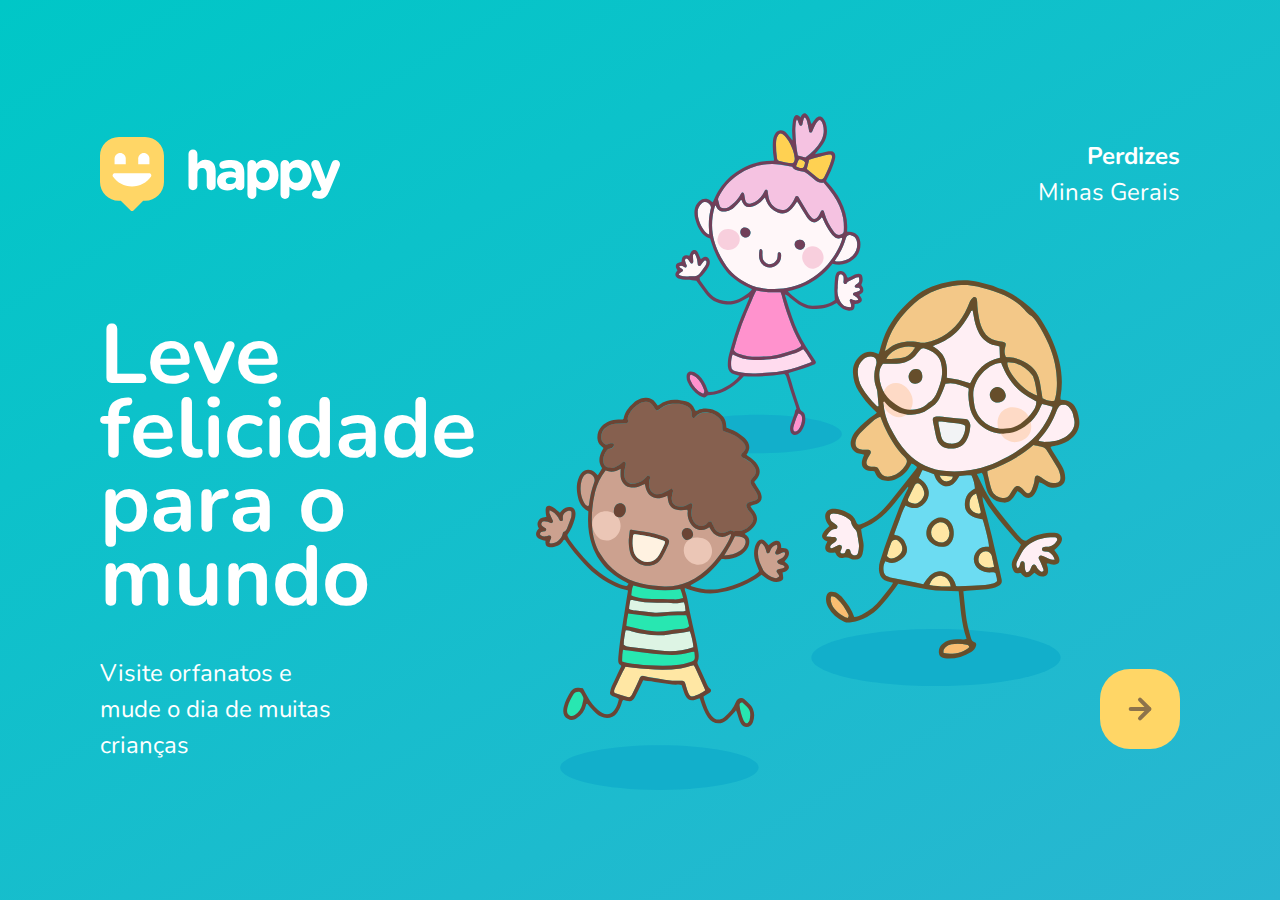
<file: quinzena1/projeto-portfólio/index.htm>
<!DOCTYPE html>
<html lang="pt-br">
  <head>
    <meta charset="UTF-8" />
    <meta name="viewport" content="width=device-width, initial-scale=1.0" />
    <title>Happy</title>
    <!--icone da guia-->
    <link rel="icon" href="./images/logo-icon.png" />
    <!--import css-->
    <link rel="stylesheet" href="./css/main.css" />
    <link rel="stylesheet" href="./css/animation.css" />
    <link rel="stylesheet" href="./css/page-landing.css" />
    <!--fonte google-->
    <link href="https://fonts.googleapis.com/css2?family=Nunito:wght@400;600;700;800&display=swap" rel="stylesheet">
  </head>

  <body>
    <div id="page-landing">
      <div id="container">
        <header>
          <img class="animate-up" id="logo" src="./images/logo.svg" alt="Logomarca de Happy" />

          <div class="location animate-up">
            <strong>Perdizes</strong>
            <p>Minas Gerais</p>
          </div>
        </header>
        <main>
          <h1 class="animate-up">Leve felicidade para o mundo</h1>

          <section class="visit">
            <p class="animate-up">Visite orfanatos e mude o dia de muitas crianças</p>

            <a class="animate-up" href="#" title="Visite orfanatos">
              <img src="./images/arrow.svg" alt="Ir para o mapa" />
            </a>
          </section>
        </main>
      </div>
    </div>
  </body>
</html>
</file>
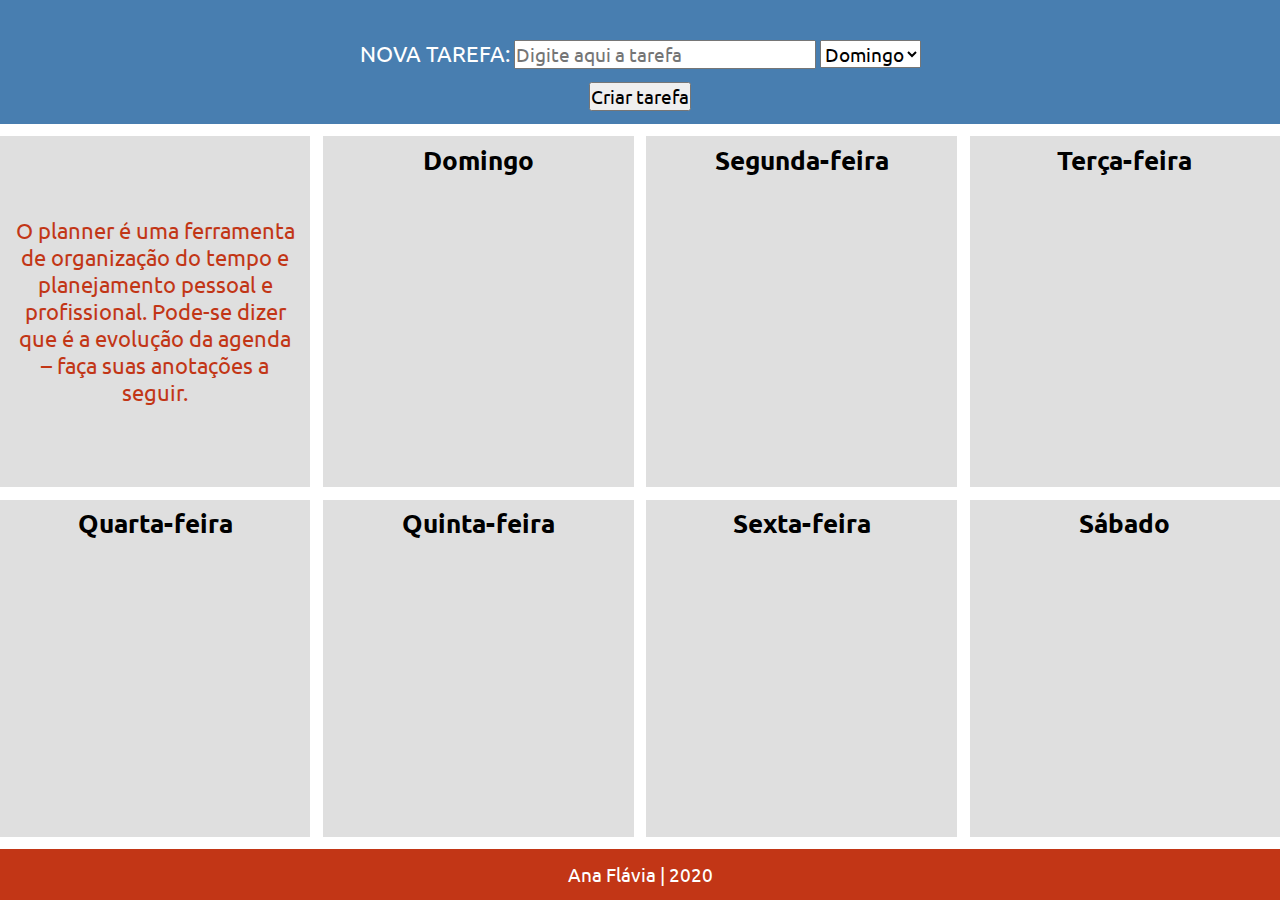
<file: quinzena4/planner/index.html>
<!DOCTYPE html>
<html lang="pt-br">

<head>
    <meta charset="UTF-8">
    <meta name="viewport" content="width=device-width, initial-scale=1.0">
    <link rel="stylesheet" href="styles.css">
    <link rel="preconnect" href="https://fonts.gstatic.com" />
    <link
      href="https://fonts.googleapis.com/css2?family=Ubuntu:wght@300&display=swap"
      rel="stylesheet"
    />
    <script src="index.js" defer></script>
    <title>Planner - Ana</title>
</head>

<body>
    <div class="container">
        <nav class="menuNav">
            <form action="">
                <label for="tarefa" class="new-task">Nova tarefa:</label>
                <input type="text" id="tarefa" placeholder="Digite aqui a tarefa" />
                <select name="week-button" id="week-button">
                  <option value="domingo">Domingo</option>
                  <option value="segunda">Segunda</option>
                  <option value="terca">Terça</option>
                  <option value="quarta">Quarta</option>
                  <option value="quinta">Quinta</option>
                  <option value="sexta">Sexta</option>
                  <option value="sabado">Sábado</option>
                </select>
              </form>
        
              <button onclick="adicioneTarefa()" class="button-config">Criar tarefa</button>
        </nav>
        <section class="anotation">
                <p>O planner é uma ferramenta de organização do tempo e planejamento pessoal e profissional. Pode-se dizer que é a evolução da agenda – faça suas anotações a seguir.</p>
        </section>
        <section class="content1">
            <div id="domingo" class="semana">
                <h3>Domingo</h3>
              </div>
        </section>
        <section class="content2">
            <div id="segunda" class="semana">
                <h3>Segunda-feira</h3>
              </div>
        </section>
        <section class="content3">
            <div id="terca" class="semana">
                <h3>Terça-feira</h3>
              </div>
        </section>
        <section class="content4">
            <div id="quarta" class="semana">
                <h3>Quarta-feira</h3>
              </div>
        </section>
        <section class="content5">
            <div id="quinta" class="semana">
                <h3>Quinta-feira</h3>
              </div>
        </section>
        <section class="content6">
            <div id="sexta" class="semana">
                <h3>Sexta-feira</h3>
              </div>
        </section>
        <section class="content7">
            <div id="sabado" class="semana">
                <h3>Sábado</h3>
              </div>
        </section>
        <footer>Ana Flávia | 2020</footer>
    </div>
</body>

</html>
</file>
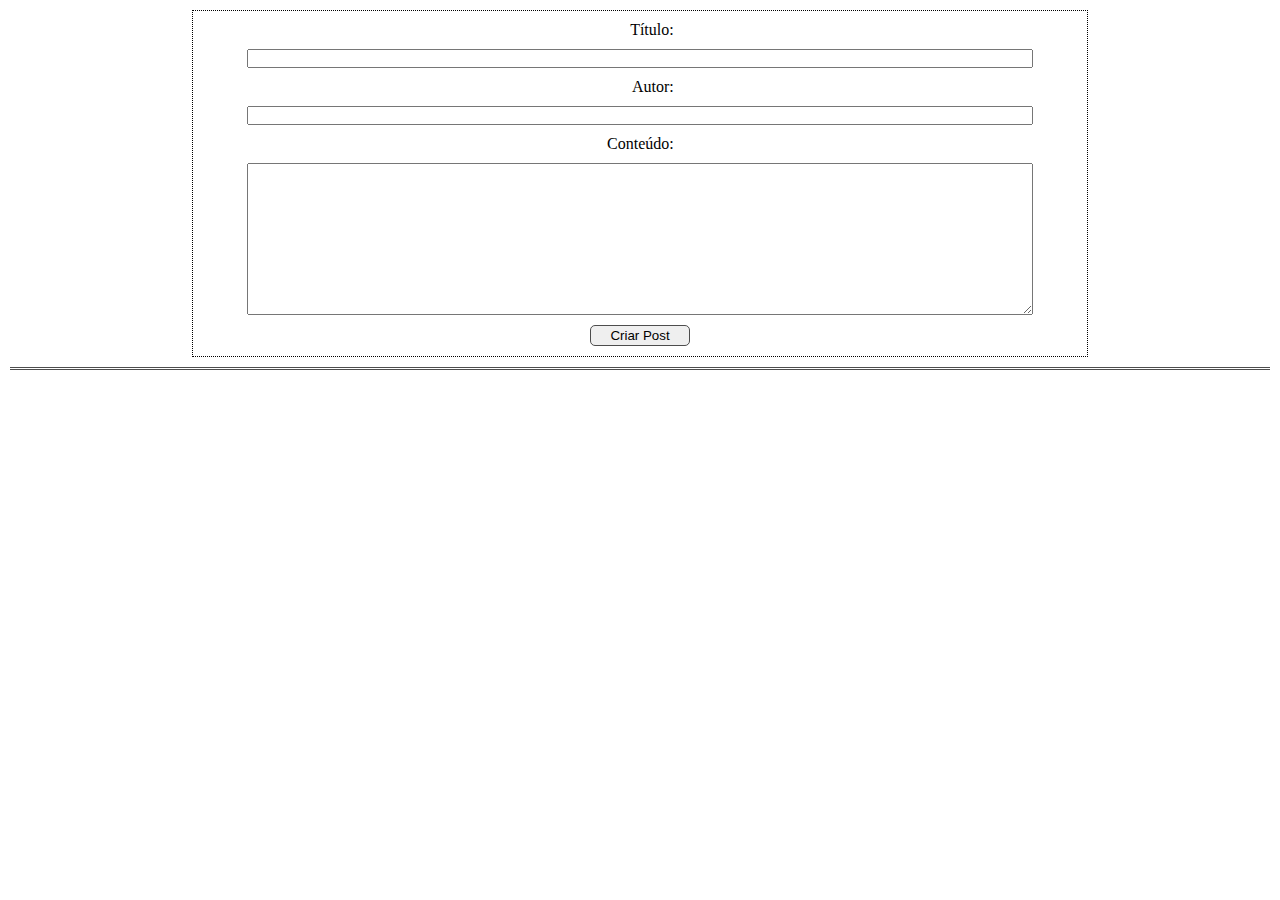
<file: quinzena4/blog/blog-boilerplate/index.html>
<!DOCTYPE html>
<html lang="en">
<head>
    <meta charset="UTF-8">
    <meta name="viewport" content="width=device-width, initial-scale=1.0">
    <meta http-equiv="X-UA-Compatible" content="ie=edge">
    <script src="index.js" defer></script>
    <link rel="stylesheet" href="styles.css">
    <title>Blog</title>
</head>
<body>
    <section id="formulario">

        <label for="titulo-post">Título:</label>
        <input type="text" id="titulo-post">

        <label for="autor-post">Autor:</label>
        <input type="text" id="autor-post">

        <label for="conteudo-post">Conteúdo:</label>
        <textarea id="conteudo-post" cols="30" rows="10"></textarea>

        <button onclick="formulario()">Criar Post</button>
    </section>

    <section id="container-de-posts">

    </section>
</body>
</html>
</file>
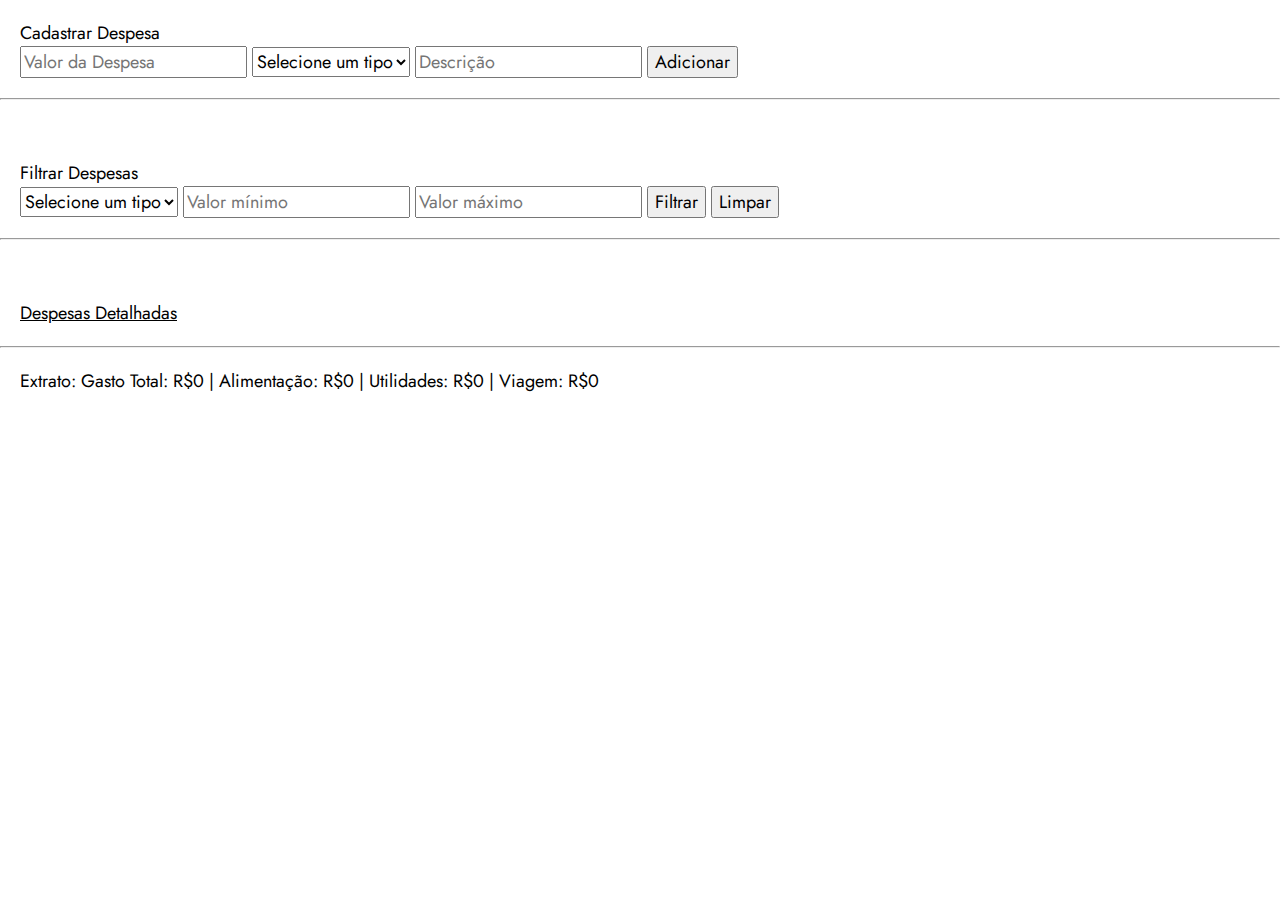
<file: quinzena4/funcoes-de-array/aula16/index.html>
<!DOCTYPE html>
<html lang="pt-br">
<head>
    <meta charset="UTF-8">
    <meta name="viewport" content="width=device-width, initial-scale=1.0">
    <link href="https://fonts.googleapis.com/css2?family=Jost:wght@500&display=swap" rel="stylesheet">
    <link rel="stylesheet" type="text/css" href="index.css">
    <script defer src="index.js"></script>
    <title>Despesas</title>
</head>
<body>
    <div id='cadastro'>
        <p>Cadastrar Despesa</p>
        <input id="valorCadastro" type="number" placeholder="Valor da Despesa">
        <select id="tipoCadastro">
            <option value="" disabled selected>Selecione um tipo</option>
            <option value="alimentação">Alimentação</option>
            <option value="utilidades">Utilidades</option>
            <option value="viagem">Viagem</option>
        </select>
        <input id="descricaoCadastro" type="text" placeholder="Descrição">
        <button onclick="adicionarDespesa()">Adicionar</button>
    </div>
    <hr/>

    <div id="filtro">
        <p>Filtrar Despesas</p>
        <select id="tipoFiltro">
            <option value="" selected disabled>Selecione um tipo</option>
            <option value="todos">Todos</option>
            <option value="alimentação">Alimentação</option>
            <option value="utilidades">Utilidades</option>
            <option value="viagem">Viagem</option>
        </select>
        <input id="valorFiltroMin" type="number" placeholder="Valor mínimo">
        <input id="valorFiltroMax" type="number" placeholder="Valor máximo">
        <button onclick="filtrarDespesas()">Filtrar</button>
        <button onclick="limparFiltros()">Limpar</button>
    </div>
    <hr/>

    <div id="despesas"></div>
    <hr />

    <div id="extrato"></div>

</body>
</html>
</file>
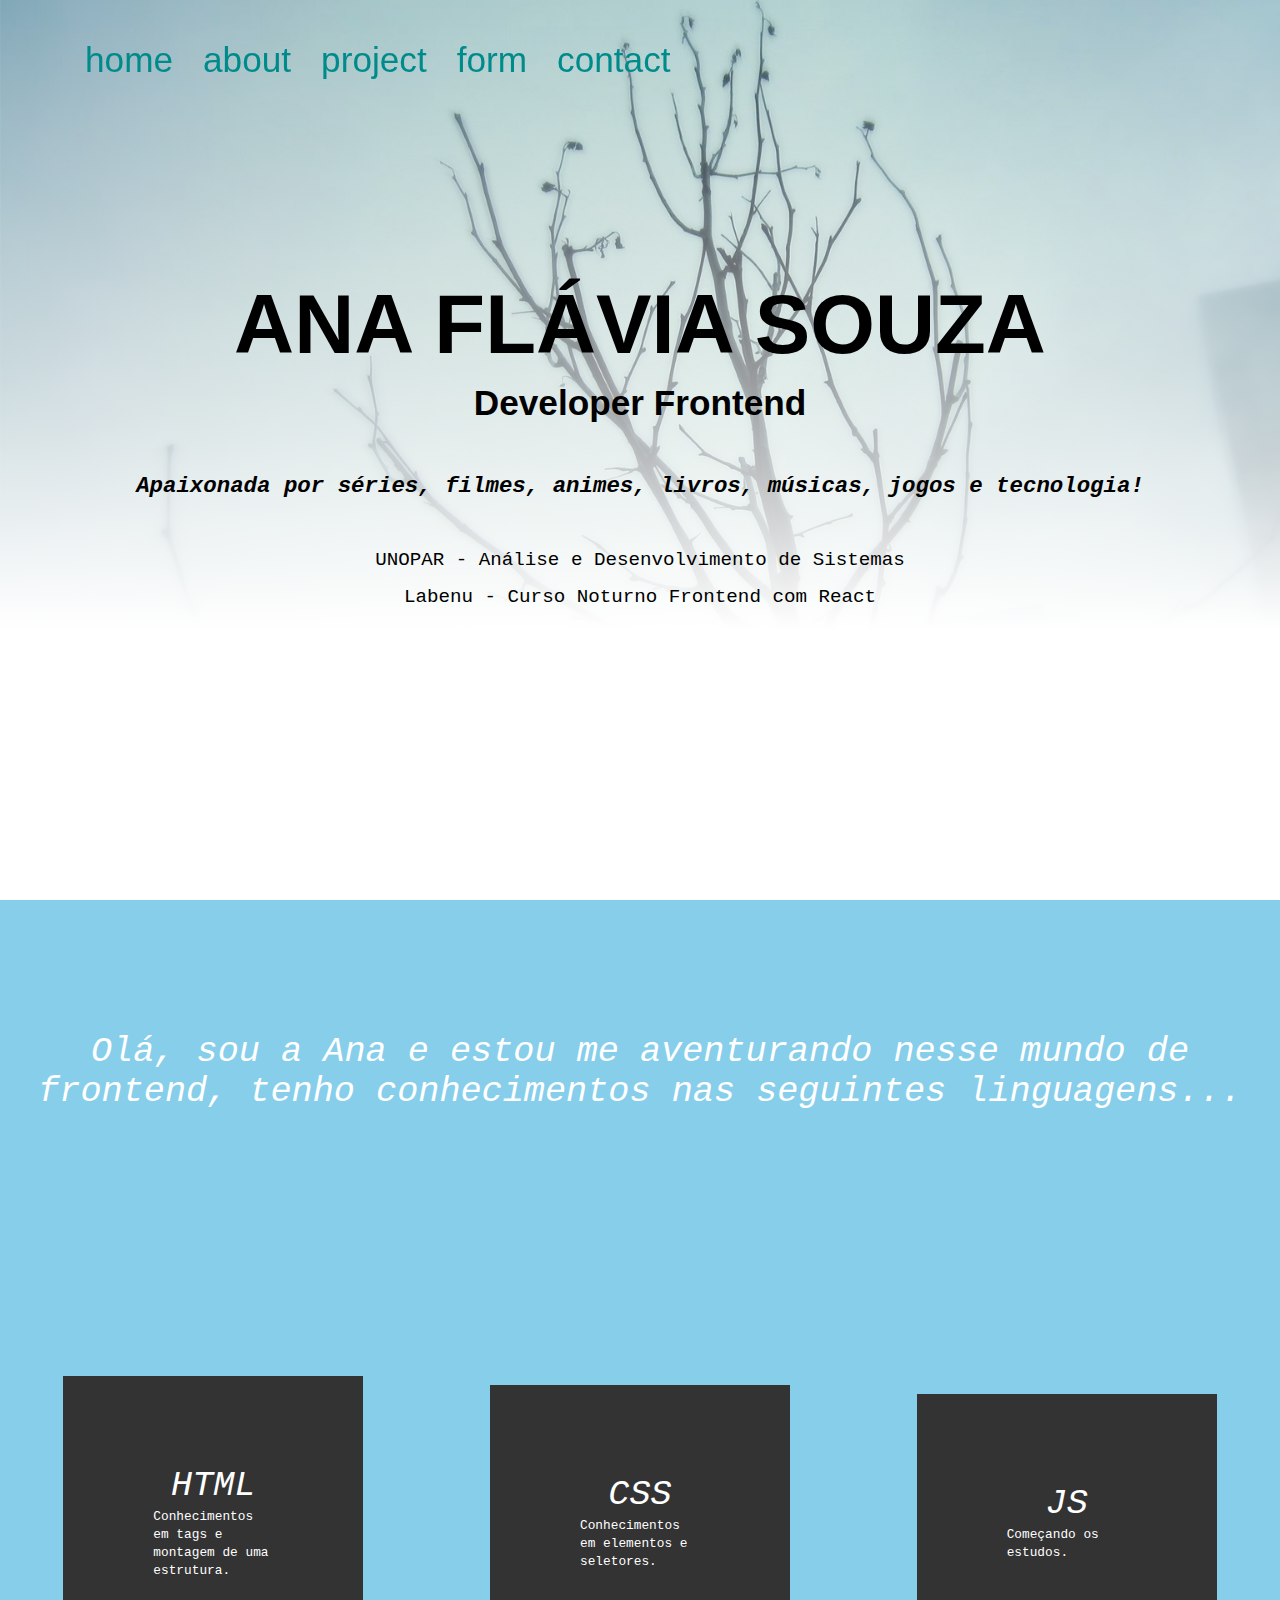
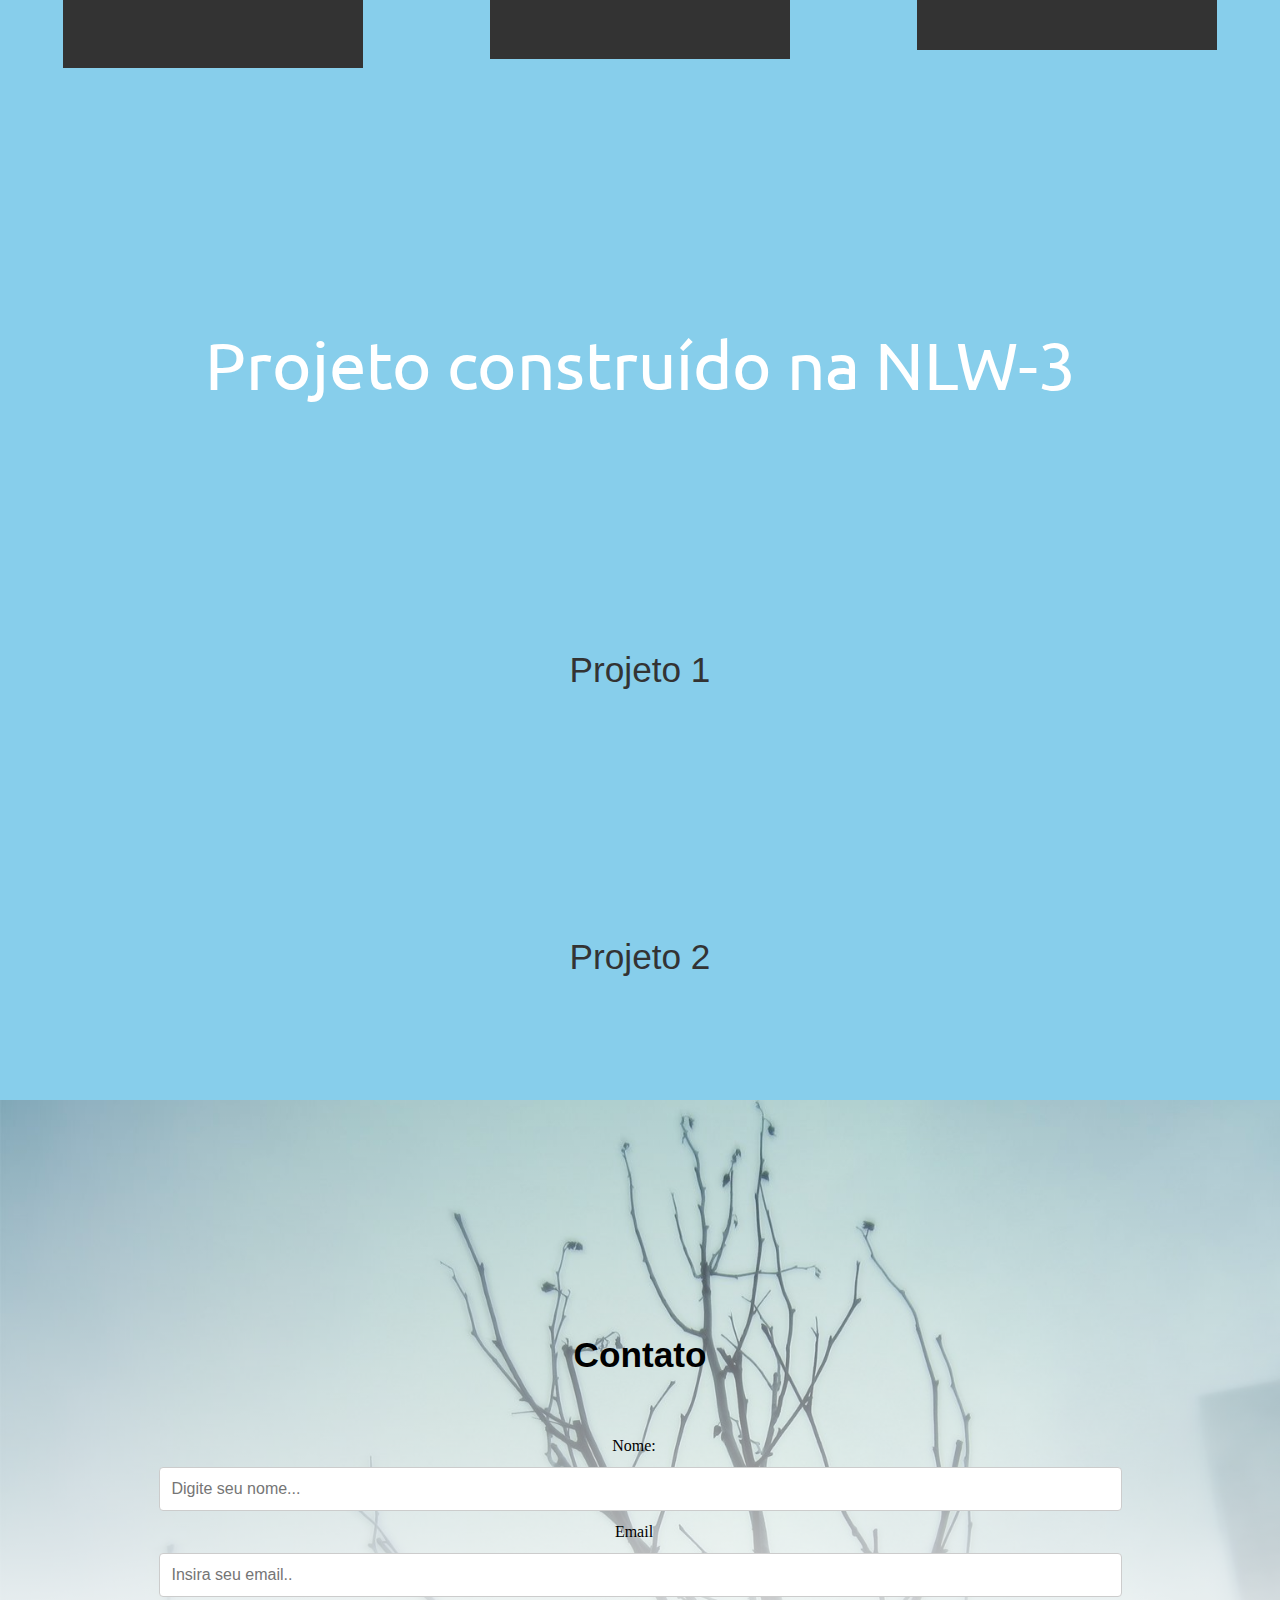
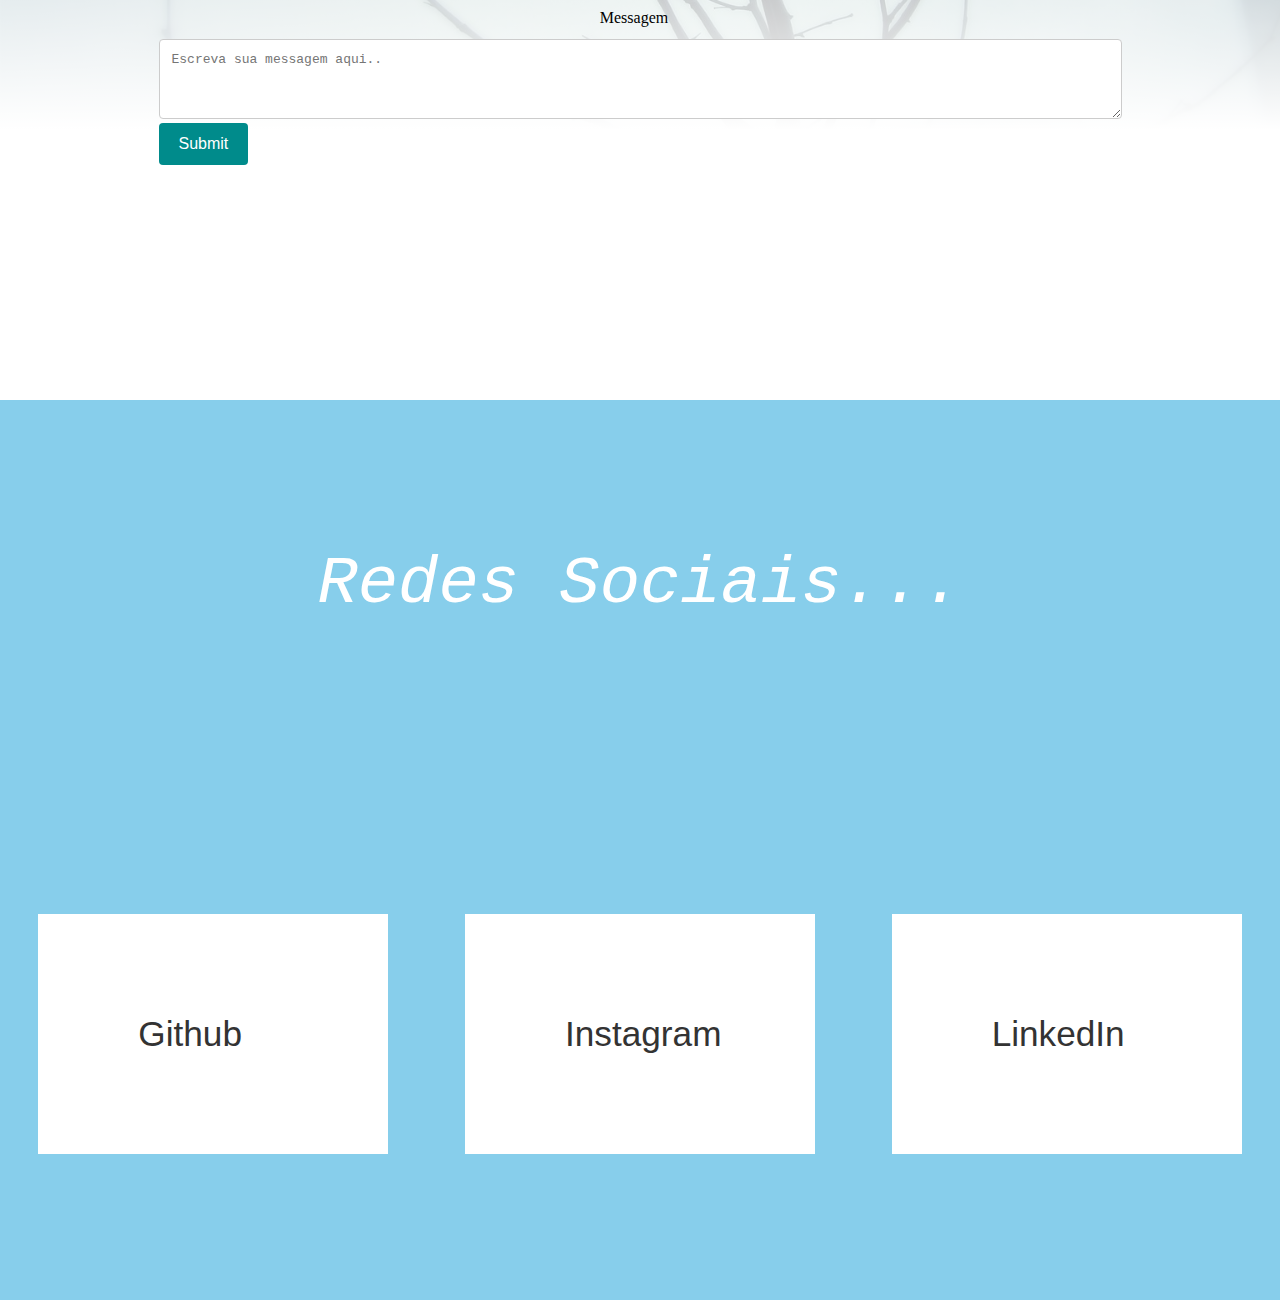
<file: quinzena1/projeto-portfólio/main.htm>
<!DOCTYPE html>
<html lang="pt-br">

<head>
    <meta charset="UTF-8">
    <meta name="viewport" content="width=device-width, initial-scale=1.0">
    <link
        href="https://fonts.googleapis.com/css2?family=Ubuntu+Condensed&family=Ubuntu+Mono:ital,wght@0,400;0,700;1,400;1,700&family=Ubuntu:ital,wght@0,300;0,400;0,500;0,700;1,300;1,400;1,500;1,700&display=swap"
        rel="stylesheet">
    <link rel="stylesheet" href="./css/style.css">
    <title>Ana Flávia | Portfólio</title>
</head>

<body>
    <header>
        <ul>
            <li><a href="#home">home</a></li>
            <li><a href="#about">about</a></li>
            <li><a href="#project">project</a></li>
            <li><a href="#form">form</a></li>
            <li><a href="#contact">contact</a></li>
        </ul>
    </header>
    <!--Pagina 1 - apresentacao-->
    <main class="content-1" id="home">
        <h1>Ana Flávia Souza</h1>
        <h2>Developer Frontend</h2>
        <h3>Apaixonada por séries, filmes, animes, livros, músicas, jogos e tecnologia! </h3>
        <p>UNOPAR - Análise e Desenvolvimento de Sistemas</p>
        <p>Labenu - Curso Noturno Frontend com React</p>
    </main>

    <!--Pagina 2 - about-->
    <div class="grid" id="about">
        <p>Olá, sou a Ana e estou me aventurando nesse mundo de frontend, tenho conhecimentos nas seguintes
            linguagens...</p>
        <div class="lang">
            <p>HTML</p>
            <span>Conhecimentos em tags e montagem de uma estrutura.</span>
        </div>
        <div class="lang">
            <p>CSS</p>
            <span>Conhecimentos em elementos e seletores.</span>
        </div>
        <div class="lang">
            <p>JS</p>
            <span>Começando os estudos.</span>
        </div>
    </div>

    <!--Pagina 3 - projetos-->
    <div class="grid2" id="project">
        <p>Projeto construído na NLW-3</p>
        <h1><a href="index.htm" target="_blank">Projeto 1</a></h1>
        <h1><a href="orphanages.htm" target="_blank">Projeto 2</a></h1>
    </div>

     <!--Pagina 7 - form-->
     <div class="content-1" id="form">
     <h2>Contato</h2>
     <form action="#">
         <label for="fname">Nome: </label>
         <input type="text" id="fname" name="firstname" placeholder="Digite seu nome...">
         <label for="lname">Email</label>
         <input type="text" id="fname" name="email" placeholder="Insira seu email..">
         <label for="message">Messagem</label>
         <textarea id="subject" name="message" placeholder="Escreva sua messagem aqui.."
             style="height: 80px"></textarea>
         <input type="submit" value="Submit">
     </form>
    </div>
    <!--Pagina 6 - contact-->
    <div class="grid3" id="contact">
        <p class="lang4">Redes Sociais...</p>
        <div class="lang3">
            <a href="https://github.com/add-flav1s" target="_blank">Github</a>
        </div>
        <div class="lang3">
            <a href="https://www.instagram.com/poshaflavia/" target="_blank">Instagram</a>
        </div>
        <div class="lang3">
            <a href="https://www.linkedin.com/in/aflavia13/" target="_blank">LinkedIn</a>
        </div>
    </div>

</body>

</html>
</file>
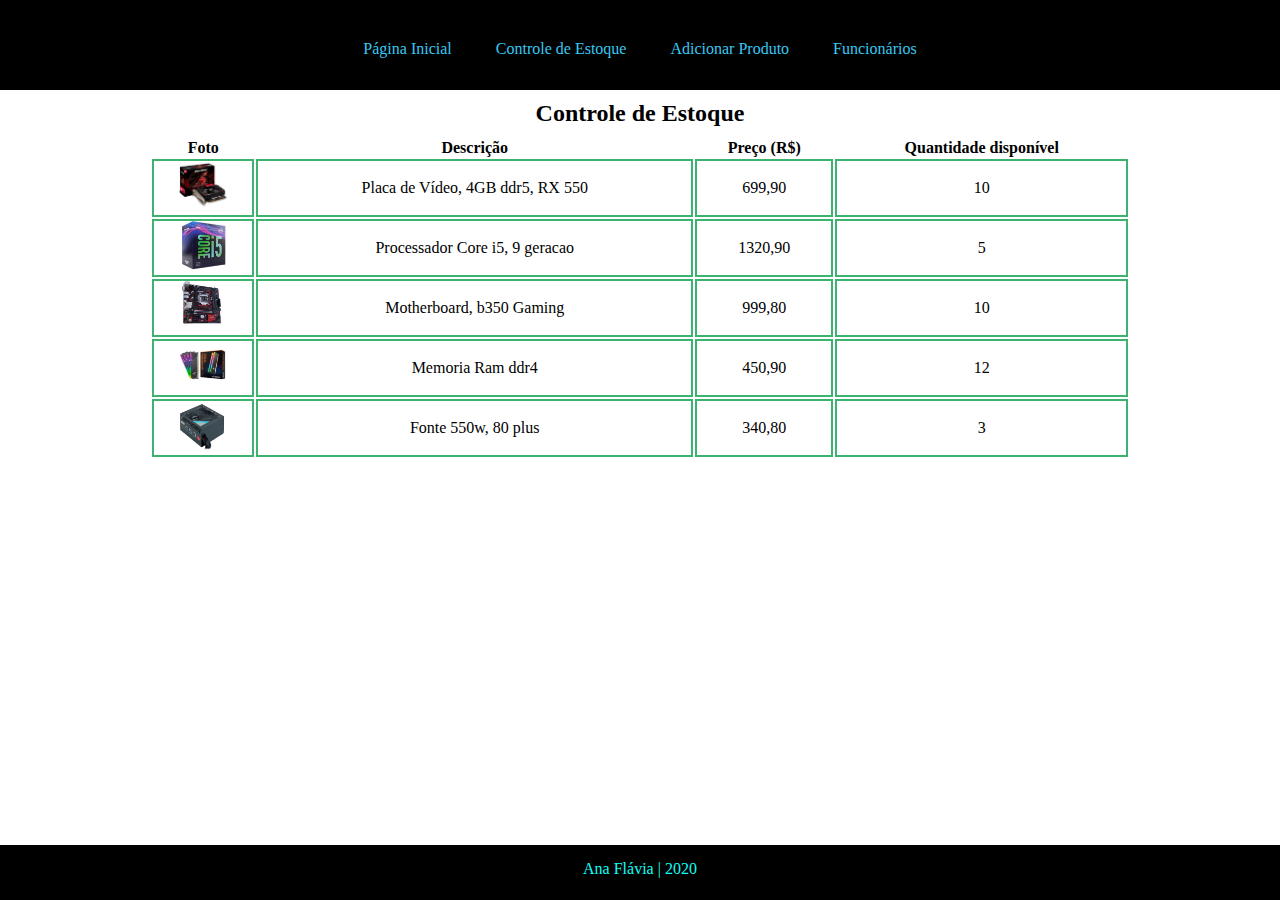
<file: quinzena1/sistema-loja/ctrl-estoque.html>
<!DOCTYPE html>
<html lang="en">
  <head>
    <meta charset="UTF-8" />
    <meta name="viewport" content="width=device-width, initial-scale=1.0" />
    <meta http-equiv="X-UA-Compatible" content="ie=edge" />
    <link rel="stylesheet" href="./css/main.css" />
    <title>Controle de Estoque</title>
  </head>

  <body>
    <header id="header">
      <div class="menu">
        <a href="index.html">Página Inicial</a>
        <a href="ctrl-estoque.html">Controle de Estoque</a>
        <a href="add-produto.html">Adicionar Produto</a>
        <a href="funcionarios.html">Funcionários</a>
      </div>
    </header>
    <div class="main">
      <h2 class="text-center">Controle de Estoque</h2>
      <table class="main">
        <tr>
          <th>Foto</th>
          <th>Descrição</th>
          <th>Preço (R$)</th>
          <th>Quantidade disponível</th>
        </tr>
        <tr>
          <td><img class="img-certa" src="./img/Sem título.png" alt="Placa de vídeo" /></td>
          <td>Placa de Vídeo, 4GB ddr5, RX 550</td>
          <td>699,90</td>
          <td>10</td>
        </tr>
        <tr>
          <td><img class="img-certa" src="./img/Sem título1.png" alt="Processador" /></td>
          <td>Processador Core i5, 9 geracao</td>
          <td>1320,90</td>
          <td>5</td>
        </tr>
        <tr>
          <td><img class="img-certa" src="./img/Sem título2.png" alt="Placa Mãe" /></td>
          <td>Motherboard, b350 Gaming</td>
          <td>999,80</td>
          <td>10</td>
        </tr>
        <tr>
          <td><img class="img-certa" src="./img/Sem título3.png" alt="Memoria Ram" /></td>
          <td>Memoria Ram ddr4</td>
          <td>450,90</td>
          <td>12</td>
        </tr>
        <!-- Crie mais uma linha desta tabela abaixo \/ -->
        <tr>
          <td>
            <img class="img-certa" src="./img/Sem título4.png" alt="Fonte de Alimentacao" />
          </td>
          <td>Fonte 550w, 80 plus</td>
          <td>340,80</td>
          <td>3</td>
        </tr>
      </table>
    </div>
    <footer class="footer">
      <span>Ana Flávia | 2020</span>
    </footer>
  </body>
</html>
</file>
<file: quinzena1/projeto-portfólio/css/main.css>
* {
  margin: 0;
  padding: 0;
  box-sizing: border-box;
}

:root {
  font-size: 62.5%;
}

body {
  height: 100vh;
  color: white;
}

body,
input,
button,
textarea {
  font: 400 1.8rem/1 "Nunito", sans-serif;
}
</file>
<file: quinzena1/projeto-portfólio/css/animation.css>
@keyframes up {
  from {
    opacity: 0;
    transform: translateY(16px);
  }
  to {
    opacity: 1;
    transform: translateZ(0);
  }
}

@keyframes right {
    from {
        transform: translateX(-100%)
    }
    to {
        transform: translateX(0);
    }
}

.animate-up {
  animation-name: up;
  animation-duration: 300ms;
  animation-fill-mode: backwards;
}

.animate-right {
    animation-name: right;
    animation-duration: 300ms;
}
</file>
<file: quinzena1/projeto-portfólio/css/page-landing.css>
#page-landing {
  background: linear-gradient(329.54deg, #29b6d1 0%, #00c7c7 100%);
  text-align: center;
  min-height: 100vh;
  display: flex;
}

#container {
  margin: auto;
  width: min(90%, 112rem);
}

.location,
h1,
.visit p {
  height: 16vh;
}

#logo {
  animation-delay: 50ms;
}

.location {
  animation-delay: 100ms;
}

main h1 {
  animation-delay: 150ms;
  font-size: clamp(4rem, 8vw, 8.4rem);
}

.visit p {
  animation-delay: 200ms;
}

.visit a {
  width: 8rem;
  height: 8rem;
  background: #ffd666;
  border: none;
  border-radius: 3rem;
  display: flex;
  align-items: center;
  justify-content: center;
  margin: auto;
  transition: background 0.2ms;
  animation-delay: 250ms;
}
.visit a:hover {
  background: #96f2ff;
}

/* desktop version */
@media (min-width: 760px) {
  #container {
    padding: 5rem 2rem;
    background: url("../images/bg.svg") no-repeat 80% /
      clamp(30rem, 54vw, 56rem);
  }
  header {
    display: flex;
    align-items: center;
    justify-content: space-between;
  }
  .location,
  h1,
  .visit p {
    height: initial;
    text-align: initial;
  }
  .location {
    text-align: right;
    font-size: 2.4rem;
    line-height: 1.5;
  }

  main h1 {
    font-weight: bold;
    line-height: 0.88;

    margin: clamp(10%, 9vh, 12%) 0 4rem;

    width: min(300px, 80%);
  }
  .visit {
    display: flex;
    align-items: center;
    justify-content: space-between;
  }
  .visit p {
    font-size: 2.4rem;
    line-height: 1.5;
    width: clamp(20rem, 20vw, 30rem);
  }
  .visit a {
    margin: initial;
  }
}
</file>
<file: quinzena4/blog/blog-boilerplate/styles.css>
* {
    margin: 0;
    padding: 0;
    box-sizing: border-box;
}

#formulario {
    border: 1px dotted black;
    padding: 10px;
    width: 70vw;
    margin: 10px auto;
    display: flex;
    flex-direction: column;
    align-items: center;
}

form {
    display: flex;
    flex-wrap: wrap;
    width: 100%;
}

label {
    width: 10%;
    text-align: right;
    padding-right: 10px;
    margin-bottom: 10px;
}

input, textarea {
    width: 90%;
    margin-bottom: 10px;
}

button {
    width: 100px;
    margin: 0 auto;
    padding: 2px;
    border-radius: 5px;
    border: 1px solid rgb(77, 77, 77);
}

#container-de-posts {
    margin: 10px;
    border-top: 3px double rgb(77, 77, 77);
}
</file>
<file: quinzena4/funcoes-de-array/aula16/index.css>
* {
    margin: 0;
    font-family: 'Jost', sans-serif;
    font-size: 18px;
}

#cadastro {
    margin: 20px 20px 20px 20px;
}

#filtro {
    margin: 60px 20px 20px 20px;
}

#despesas {
    margin: 60px 20px 20px 20px;
}

#extrato {
    margin: 20px 20px 0 20px;
}
</file>
<file: quinzena1/projeto-portfólio/css/style.css>
* {
  margin: 0;
  padding: 0;
  font-size: 100%;
  box-sizing: border-box;
}
header {
  width: 100%;
  top: 0;
  left: 0;
  display: flex;
  padding: 40px 70px;
  align-items: center;
  position: fixed;
}
header ul {
  display: flex;
  list-style: none;
  
}
header li a {
  color: #008b8b;
  
  margin: 0 15px;
}
.content-1 {
  background-image: linear-gradient(to bottom, transparent 0.1%, #fff 70%),
    url(../img/bg-default.jpg);
  background-size: cover;
  min-height: 100vh;
  display: flex;
  justify-content: center;
  align-items: center;
  flex-direction: column;
  text-align: center;
}
.content-1 h1 {
  font-size: 5.2rem;
  margin-bottom: 10px;
  text-transform: uppercase;
  font-family: "Ubuntu Condensed", sans-serif;
  font-weight: 700;
}
.content-1 h2 {
  font-size: 2.2rem;
  margin-bottom: 50px;
  font-family: "Ubuntu Condensed", sans-serif;
}
.content-1 h3 {
  font-family: "Ubuntu Mono", monospace;
  font-size: 1.4rem;
  font-style: italic;
  font-weight: 700;
  margin-bottom: 50px;
}
.content-1 p {
  font-size: 1.2rem;
  margin-bottom: 15px;
  font-family: "Ubuntu Mono", monospace;
  font-weight: 400;
}
.grid p{
    text-align: center;
    color: #fff;
    font-family: 'Ubuntu Mono', monospace;
    font-weight: 300;
    font-style: italic;
    font-size: 2.2rem;
}
.lang span {
  color: #fff;
  font-family: 'Ubuntu Mono', monospace;
  font-size: 0.8rem;
  justify-content: center;
}
.grid {
    background-color: #87CEEB;
    min-height: 100vh;
    display: flex;
    flex-direction: row;
    flex-wrap: wrap;
    justify-content: space-around;
    align-items: center;
}
.lang {
    background-color: #333;
    padding: 90px;
    width: 300px;
    align-self: center;
}
.grid2 {
  background-color:#87CEEB;
  min-height: 100vh;
  display: flex;
  flex-direction: column;
  flex-wrap: wrap;
  justify-content: space-around;
  align-items: center;
}
.grid2 p {
  color: #fff;
  font-size: 4.2rem;
  font-family: 'Ubuntu', sans-serif;
  text-align: center;
}
.grid2 h1, a {
  color: #333;
  font-size: 2.2rem;
  font-family: 'Ubuntu Condensed', sans-serif;
  font-weight: 500;
  text-decoration: none;
}

input[type="text"],
select,
textarea {
  width: 100%;
  padding: 12px;
  border: 1px solid #ccc;
  border-radius: 4px;
  resize: vertical;
}
label {
  padding: 12px 12px 12px 0;
  display: inline-block;
}
input[type="submit"] {
  background-color: #008b8b;
  color: white;
  padding: 12px 20px;
  border: none;
  border-radius: 4px;
  cursor: pointer;
  float: left;
}
.grid3 {
  background-color: #87CEEB;
  min-height: 100vh;
  display: flex;
  flex-direction: row;
  flex-wrap: wrap;
  justify-content: space-around;
  align-items: center;
}
.lang3 {
  background-color: #fff;
  padding: 100px;
  width: 350px;
  align-self: center;
}
.lang4 {
  text-align: center;
  color: #fff;
  font-family: 'Ubuntu Mono', monospace;
  font-weight: 300;
  font-style: italic;
  font-size: 4.2rem;
  width: 100vw;
}
</file>
<file: quinzena1/sistema-loja/css/main.css>
* {
  margin: 0;
  padding: 0;
}
.main {
   margin: 0 auto;
   width: 980px;
}
#header {
  background-color: #000;
  height: 90px;
}
.menu {
  text-align: center;
  padding: 40px 50px;
}

.menu a {
    list-style:none;
    display: inline;
    padding: 2px 20px;
    color: rgb(57, 200, 243);
    text-decoration: none;
}
.menu a:hover {
    color: #ffffff;
}
.footer {
    position:absolute;
    bottom:0;
    width:100%;
    text-align: center;
    color: #0FFFF6;
    background-color: #000;
    height: 40px;
    padding-top: 15px;
}
.img-certa {
    width: 50px;
    height: 50px;
}
.baixo {
    margin-top: 400px;
    text-align: center;
}
tr, td {
    border: 2px solid #3CB371;
    text-align: center;
}
.text-center {
    text-align: center;
    padding: 10px 0;
}
.colorir{
    color: #3CB371;
    text-align: center;
}
.space {
    padding: 5px 0;
}
</file>
<file: quinzena4/planner/styles.css>
/*reset*/

* {
    margin: 0;
    padding: 0;
    box-sizing: border-box;
    font-size: 100%;
    font-family: 'Ubuntu', sans-serif;
}

body {
    font-size: 80%;
}

h3 {
    font-size: 1.6rem;
}
/*div*/

.container {
    display: grid;
    height: 100vh;
    grid-template-columns: 1fr 1fr 1fr 1fr;
    grid-template-rows: 0.4fr 1.2fr 1.2fr 0.1fr;
    grid-template-areas: " menuNav menuNav menuNav menuNav" " anotation content1 content2 content3" "content4 content5 content6 content7" "footer footer footer footer";
    grid-gap: 0.8rem;
}

.button-config {
    margin: 1%;
}
.new-task {
    text-transform: uppercase;
    color: #fff;
    font-size: 1.4rem;
}
/*nav*/

.menuNav {
    background-color: #487eb0;
    grid-area: menuNav;
    font-size: 1.2rem;
    padding-top: 40px ;
    text-align: center;
    justify-content: center;
}

/*section anotatio*/

.anotation {
    background-color: rgb(223, 223, 223);
    padding: 2%;
    grid-area: anotation;
} 
.anotation p {
    text-align: center;
    padding: 25% 3%;
    font-size: 1.4rem;
    color: #c23616;
}

/*section content1*/

.content1 {
    background-color: rgb(223, 223, 223);
    padding: 2%;
    grid-area: content1;
    text-align: center;
}

/*section content2*/

.content2 {
    background-color: rgb(223, 223, 223);
    padding: 2%;
    grid-area: content2;
    text-align: center;
}

/*section content3*/

.content3 {
    background-color: rgb(223, 223, 223);
    padding: 2%;
    grid-area: content3;
    text-align: center;
}

/*section content4*/

.content4 {
    background-color: rgb(223, 223, 223);
    padding: 2%;
    grid-area: content4;
    text-align: center;
}

/*section content5*/

.content5 {
    background-color: rgb(223, 223, 223);
    padding: 2%;
    grid-area: content5;
    text-align: center;
}

/*section content6*/

.content6 {
    background-color: rgb(223, 223, 223);
    padding: 2%;
    grid-area: content6;
    text-align: center;
}

/*section content7*/

.content7 {
    background-color: rgb(223, 223, 223);
    padding: 2%;
    grid-area: content7;
    text-align: center;
}


/*footer*/

footer {
    background-color: #c23616;
    grid-area: footer;
    font-size: 1.2rem;
    color: #fff;
    padding: 1%;
    text-align: center;
}
</file>
